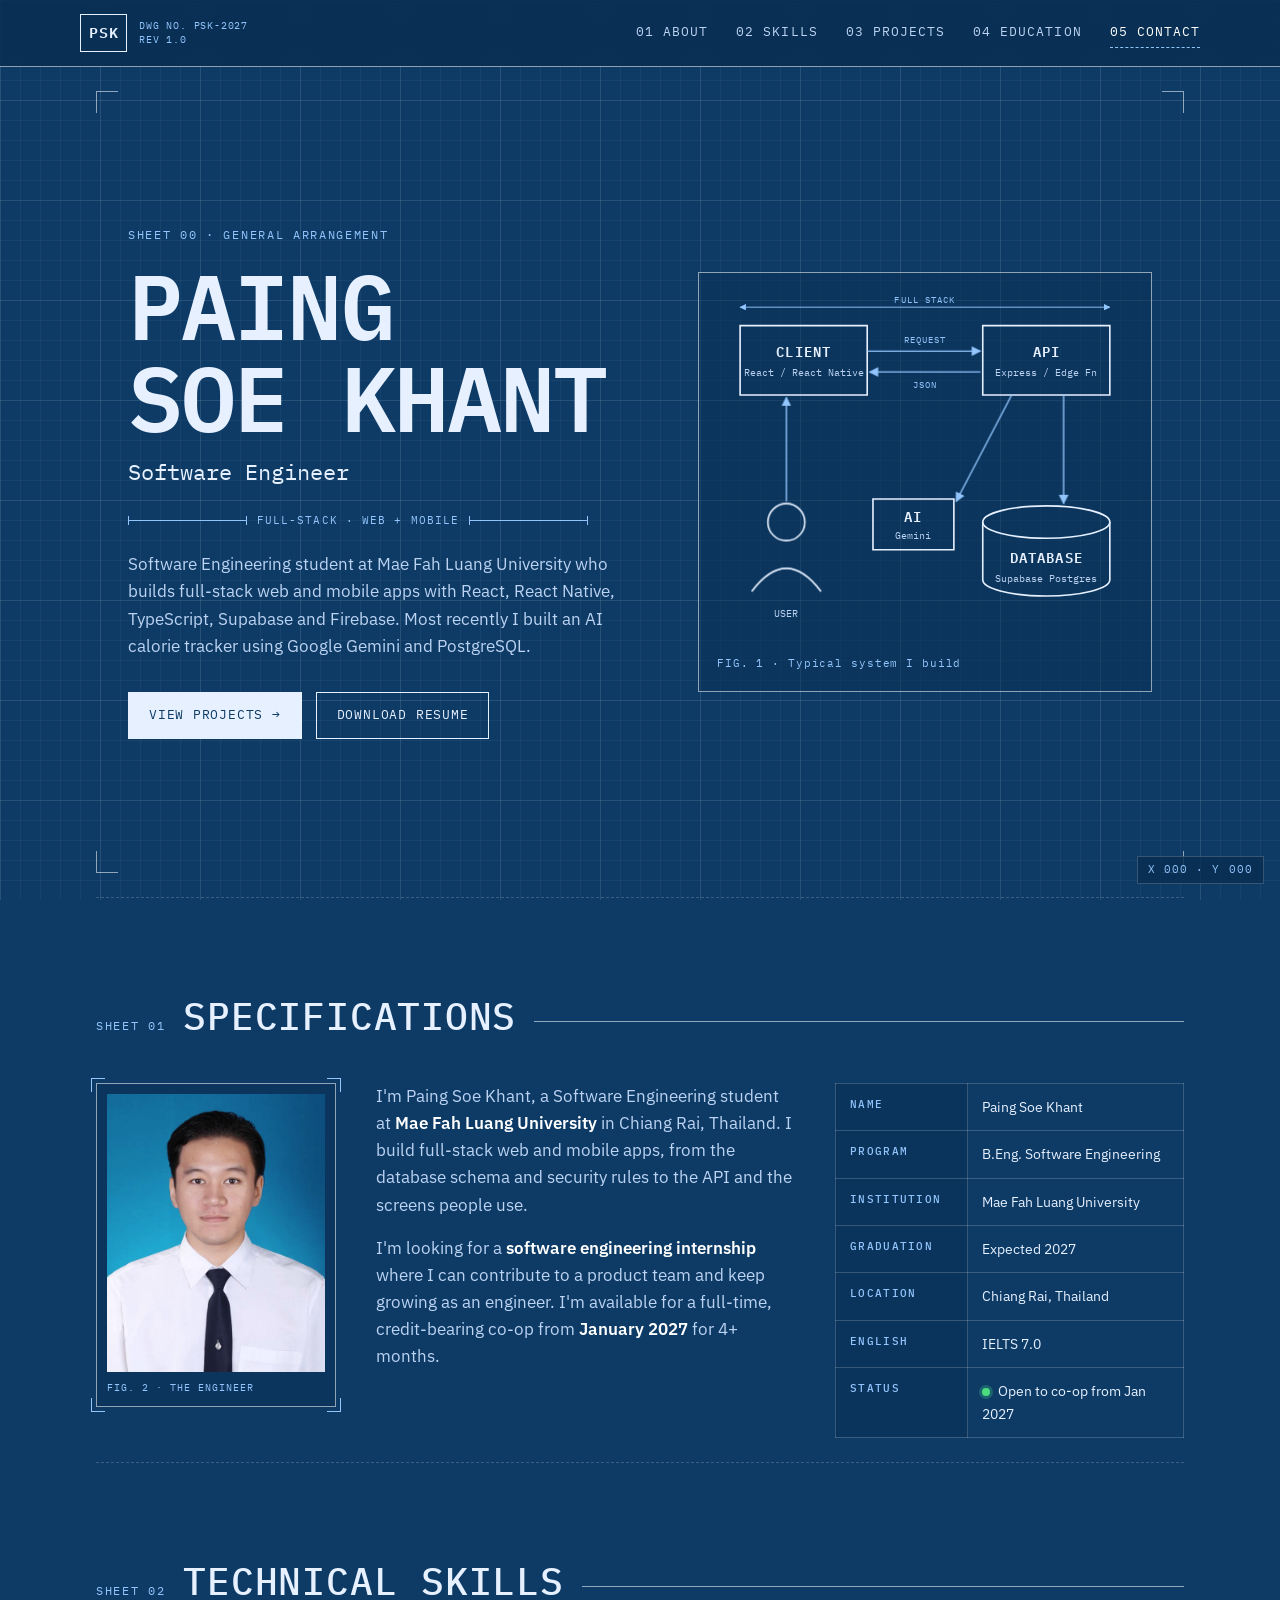
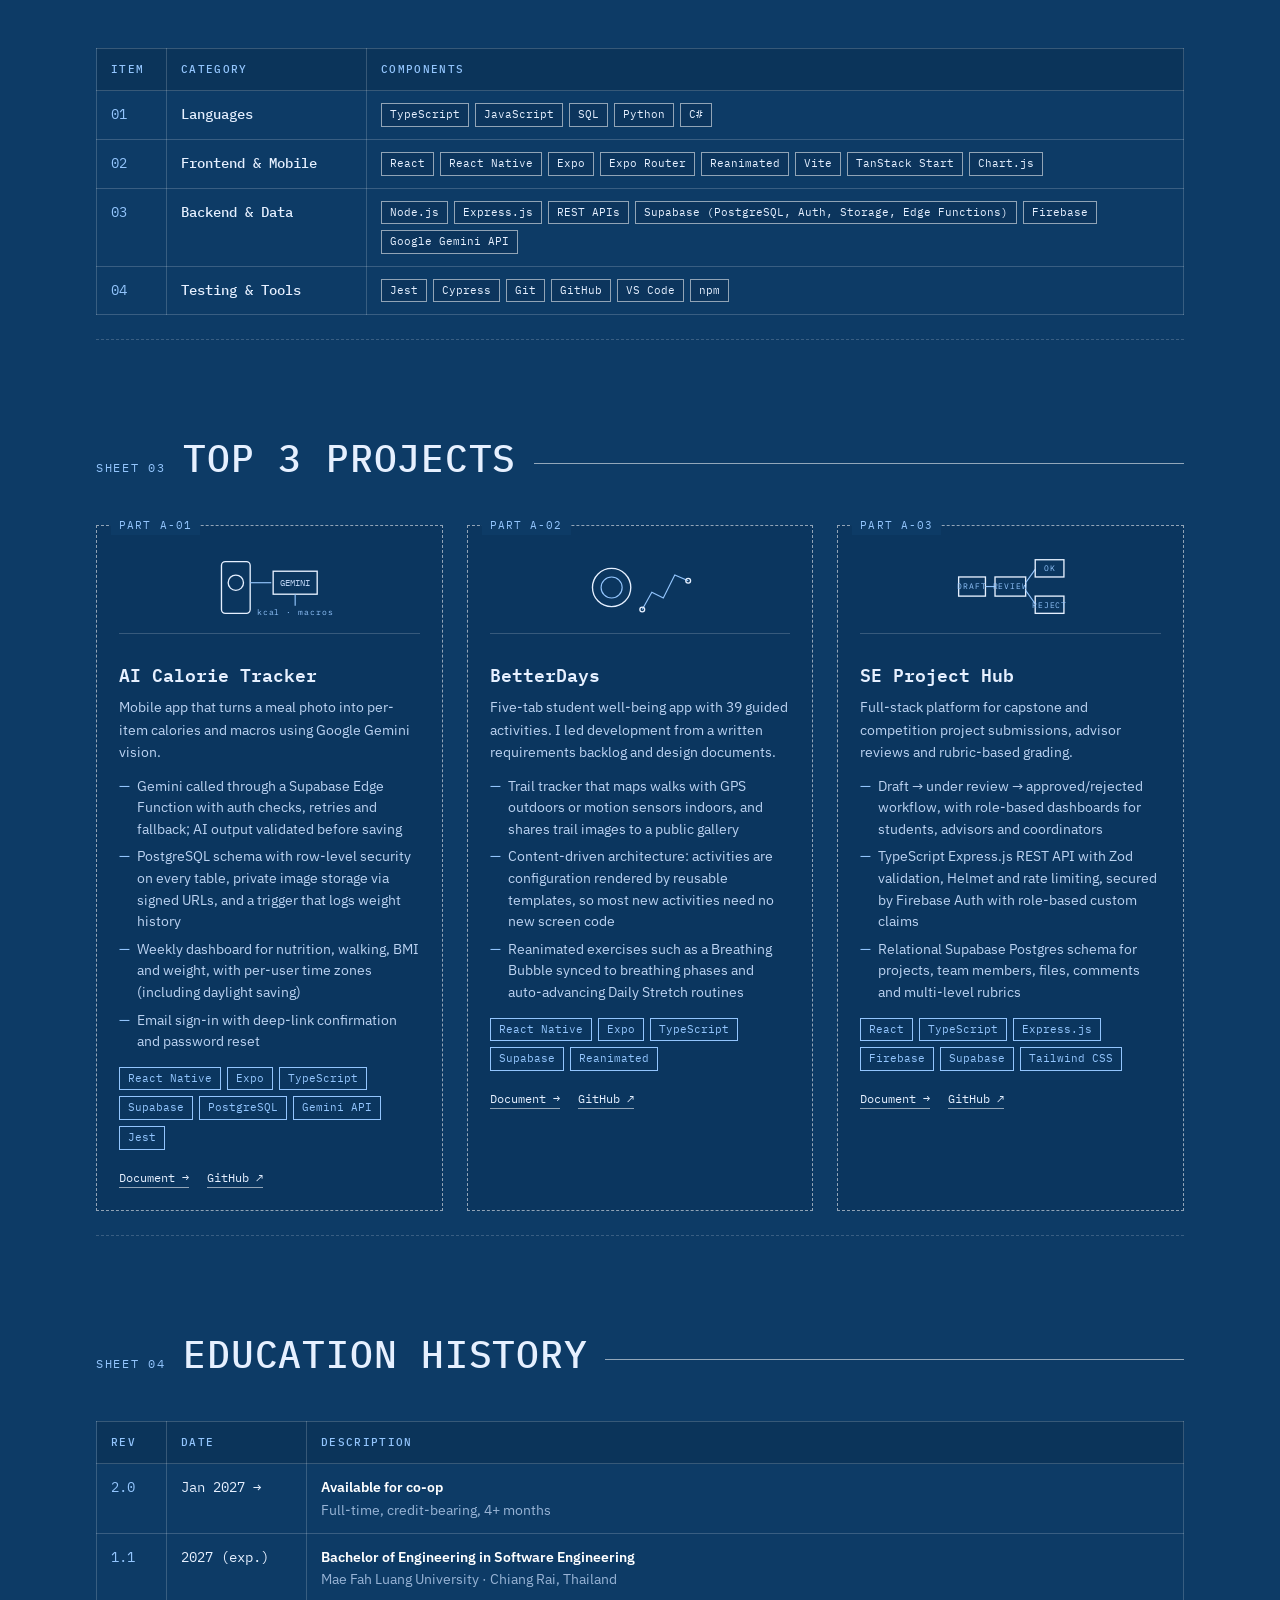
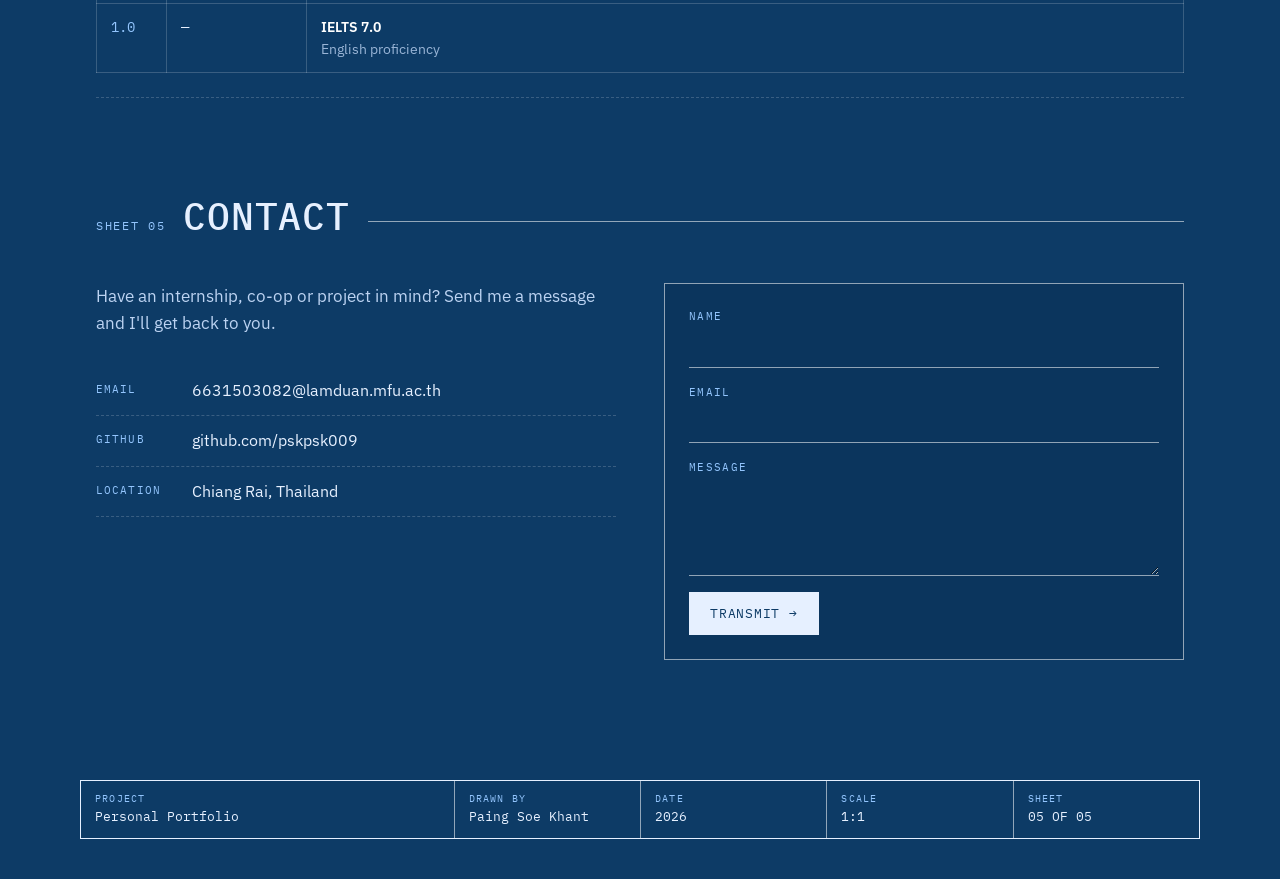
<file: index.html>
<!doctype html>
<html lang="en">
  <head>
    <meta charset="utf-8" />
    <meta name="viewport" content="width=device-width, initial-scale=1" />
    <title>Paing Soe Khant · Software Engineering Student</title>
    <meta
      name="description"
      content="Portfolio of Paing Soe Khant, Software Engineering student at Mae Fah Luang University building full-stack web and mobile apps."
    />
    <link rel="preconnect" href="https://fonts.googleapis.com" />
    <link rel="preconnect" href="https://fonts.gstatic.com" crossorigin />
    <link
      href="https://fonts.googleapis.com/css2?family=IBM+Plex+Mono:wght@400;500;600&family=IBM+Plex+Sans:wght@400;500;600;700&display=swap"
      rel="stylesheet"
    />
    <link rel="stylesheet" href="styles.css?v=3" />
  </head>
  <body>
    <!-- ============ HEADER ============ -->
    <header class="topbar">
      <a href="#top" class="logo">
        <span class="logo-box">PSK</span>
        <span class="logo-meta">DWG NO. PSK-2027<br />REV 1.0</span>
      </a>
      <button class="menu-btn" aria-label="Toggle menu" aria-expanded="false">
        <span></span><span></span><span></span>
      </button>
      <nav class="nav">
        <a href="#about">01 About</a>
        <a href="#skills">02 Skills</a>
        <a href="#projects">03 Projects</a>
        <a href="#education">04 Education</a>
        <a href="#contact">05 Contact</a>
      </nav>
    </header>

    <main id="top">
      <!-- ============ HERO ============ -->
      <section class="hero sheet">
        <span class="reg tl"></span><span class="reg tr"></span
        ><span class="reg bl"></span><span class="reg br"></span>
        <div class="hero-text">
          <p class="sheet-label">SHEET 00 · GENERAL ARRANGEMENT</p>
          <h1>PAING<br />SOE KHANT</h1>
          <p class="role">Software Engineer <span class="muted"></span></p>
          <div class="dim"><span>FULL-STACK · WEB + MOBILE</span></div>
          <p class="lead">
            Software Engineering student at Mae Fah Luang University who builds
            full-stack web and mobile apps with React, React Native, TypeScript,
            Supabase and Firebase. Most recently I built an AI calorie tracker
            using Google Gemini and PostgreSQL.
          </p>
          <div class="actions">
            <a href="#projects" class="btn btn-solid">View Projects →</a>
            <a href="PaingSoeKhantResume.pdf" class="btn" download
              >Download Resume</a
            >
          </div>
        </div>

        <!-- System diagram -->
        <figure class="hero-fig" aria-label="System architecture sketch">
          <svg viewBox="0 0 360 300" class="schematic">
            <defs>
              <marker
                id="arrow"
                viewBox="0 0 10 10"
                refX="9"
                refY="5"
                markerWidth="7"
                markerHeight="7"
                orient="auto-start-reverse"
              >
                <path d="M0,0 L10,5 L0,10 z" fill="currentColor" />
              </marker>
            </defs>
            <!-- client -->
            <rect x="20" y="30" width="110" height="60" class="draw" />
            <text x="75" y="57" class="t-main">CLIENT</text>
            <text x="75" y="74" class="t-sub">React / React Native</text>
            <!-- api -->
            <rect x="230" y="30" width="110" height="60" class="draw" />
            <text x="285" y="57" class="t-main">API</text>
            <text x="285" y="74" class="t-sub">Express / Edge Fn</text>
            <!-- db -->
            <ellipse cx="285" cy="200" rx="55" ry="14" class="draw" />
            <path d="M230 200 V250 A55 14 0 0 0 340 250 V200" class="draw" />
            <text x="285" y="235" class="t-main">DATABASE</text>
            <text x="285" y="252" class="t-sub">Supabase Postgres</text>
            <!-- ai -->
            <rect x="135" y="180" width="70" height="44" class="draw" />
            <text x="170" y="200" class="t-main">AI</text>
            <text x="170" y="215" class="t-sub">Gemini</text>
            <!-- user -->
            <circle cx="60" cy="200" r="16" class="draw" />
            <path d="M30 260 Q60 220 90 260" class="draw" />
            <text x="60" y="282" class="t-sub">USER</text>
            <!-- links -->
            <line
              x1="130"
              y1="52"
              x2="228"
              y2="52"
              class="link"
              marker-end="url(#arrow)"
            />
            <line
              x1="228"
              y1="70"
              x2="132"
              y2="70"
              class="link dashed"
              marker-end="url(#arrow)"
            />
            <line
              x1="300"
              y1="90"
              x2="300"
              y2="184"
              class="link"
              marker-end="url(#arrow)"
            />
            <line
              x1="255"
              y1="90"
              x2="207"
              y2="182"
              class="link dashed"
              marker-end="url(#arrow)"
            />
            <line
              x1="60"
              y1="182"
              x2="60"
              y2="92"
              class="link"
              marker-end="url(#arrow)"
            />
            <text x="180" y="45" class="t-note">REQUEST</text>
            <text x="180" y="84" class="t-note">JSON</text>
            <!-- dimension -->
            <line
              x1="20"
              y1="14"
              x2="340"
              y2="14"
              class="dimline"
              marker-start="url(#arrow)"
              marker-end="url(#arrow)"
            />
            <text x="180" y="10" class="t-note">FULL STACK</text>
          </svg>
          <figcaption>FIG. 1 · Typical system I build</figcaption>
        </figure>
      </section>

      <!-- ============ ABOUT ============ -->
      <section id="about" class="sheet reveal">
        <header class="sheet-head">
          <p class="sheet-label">SHEET 01</p>
          <h2>Specifications</h2>
        </header>
        <div class="about-grid">
          <figure class="portrait">
            <span class="reg tl"></span><span class="reg tr"></span
            ><span class="reg bl"></span><span class="reg br"></span>
            <img src="profile.jpg" alt="Portrait of Paing Soe Khant" width="540" height="690" />
            <figcaption>FIG. 2 · THE ENGINEER</figcaption>
          </figure>
          <div class="about-text">
            <p>
              I'm Paing Soe Khant, a Software Engineering student at
              <b>Mae Fah Luang University</b> in Chiang Rai, Thailand. I build
              full-stack web and mobile apps, from the database schema and
              security rules to the API and the screens people use.
            </p>
            <p>
              I'm looking for a <b>software engineering internship</b> where I
              can contribute to a product team and keep growing as an engineer.
              I'm available for a full-time, credit-bearing co-op from
              <b>January 2027</b> for 4+ months.
            </p>
          </div>
          <table class="spec">
            <tbody>
              <tr>
                <th>NAME</th>
                <td>Paing Soe Khant</td>
              </tr>
              <tr>
                <th>PROGRAM</th>
                <td>B.Eng. Software Engineering</td>
              </tr>
              <tr>
                <th>INSTITUTION</th>
                <td>Mae Fah Luang University</td>
              </tr>
              <tr>
                <th>GRADUATION</th>
                <td>Expected 2027</td>
              </tr>
              <tr>
                <th>LOCATION</th>
                <td>Chiang Rai, Thailand</td>
              </tr>
              <tr>
                <th>ENGLISH</th>
                <td>IELTS 7.0</td>
              </tr>
              <tr>
                <th>STATUS</th>
                <td>
                  <span class="status-dot"></span>Open to co-op from Jan 2027
                </td>
              </tr>
            </tbody>
          </table>
        </div>
      </section>

      <!-- ============ SKILLS ============ -->
      <section id="skills" class="sheet reveal">
        <header class="sheet-head">
          <p class="sheet-label">SHEET 02</p>
          <h2>Technical skills</h2>
        </header>
        <div class="table-wrap">
          <table class="bom">
            <thead>
              <tr>
                <th>ITEM</th>
                <th>CATEGORY</th>
                <th>COMPONENTS</th>
              </tr>
            </thead>
            <tbody>
              <tr>
                <td>01</td>
                <td>Languages</td>
                <td>
                  <ul class="tags">
                    <li>TypeScript</li>
                    <li>JavaScript</li>
                    <li>SQL</li>
                    <li>Python</li>
                    <li>C#</li>
                  </ul>
                </td>
              </tr>
              <tr>
                <td>02</td>
                <td>Frontend &amp; Mobile</td>
                <td>
                  <ul class="tags">
                    <li>React</li>
                    <li>React Native</li>
                    <li>Expo</li>
                    <li>Expo Router</li>
                    <li>Reanimated</li>
                    <li>Vite</li>
                    <li>TanStack Start</li>
                    <li>Chart.js</li>
                  </ul>
                </td>
              </tr>
              <tr>
                <td>03</td>
                <td>Backend &amp; Data</td>
                <td>
                  <ul class="tags">
                    <li>Node.js</li>
                    <li>Express.js</li>
                    <li>REST APIs</li>
                    <li>
                      Supabase (PostgreSQL, Auth, Storage, Edge Functions)
                    </li>
                    <li>Firebase</li>
                    <li>Google Gemini API</li>
                  </ul>
                </td>
              </tr>
              <tr>
                <td>04</td>
                <td>Testing &amp; Tools</td>
                <td>
                  <ul class="tags">
                    <li>Jest</li>
                    <li>Cypress</li>
                    <li>Git</li>
                    <li>GitHub</li>
                    <li>VS Code</li>
                    <li>npm</li>
                  </ul>
                </td>
              </tr>
            </tbody>
          </table>
        </div>
      </section>

      <!-- ============ PROJECTS ============ -->
      <section id="projects" class="sheet reveal">
        <header class="sheet-head">
          <p class="sheet-label">SHEET 03</p>
          <h2>Top 3 projects</h2>
        </header>
        <div class="parts">
          <article class="part" data-ref="PART A-01" data-doc="project.html?p=ai-calorie-tracker">
            <svg viewBox="0 0 120 70" class="part-fig">
              <rect x="10" y="8" width="30" height="54" rx="4" class="draw" />
              <circle cx="25" cy="30" r="8" class="draw" />
              <line x1="40" y1="30" x2="62" y2="30" class="link" />
              <rect x="64" y="18" width="46" height="24" class="draw" />
              <text x="87" y="33" class="t-sub">GEMINI</text>
              <line x1="87" y1="42" x2="87" y2="54" class="link" />
              <text x="87" y="64" class="t-note">kcal · macros</text>
            </svg>
            <h3>AI Calorie Tracker</h3>
            <p>
              Mobile app that turns a meal photo into per-item calories and
              macros using Google Gemini vision.
            </p>
            <ul class="points">
              <li>
                Gemini called through a Supabase Edge Function with auth checks,
                retries and fallback; AI output validated before saving
              </li>
              <li>
                PostgreSQL schema with row-level security on every table,
                private image storage via signed URLs, and a trigger that logs
                weight history
              </li>
              <li>
                Weekly dashboard for nutrition, walking, BMI and weight, with
                per-user time zones (including daylight saving)
              </li>
              <li>
                Email sign-in with deep-link confirmation and password reset
              </li>
            </ul>
            <ul class="tags">
              <li>React Native</li>
              <li>Expo</li>
              <li>TypeScript</li>
              <li>Supabase</li>
              <li>PostgreSQL</li>
              <li>Gemini API</li>
              <li>Jest</li>
            </ul>
            <div class="part-links">
              <a href="project.html?p=ai-calorie-tracker">Document →</a>
              <a
                href="https://github.com/pskpsk009/AiCalorieTracker"
                target="_blank"
                rel="noopener"
                >GitHub ↗</a
              >
            </div>
          </article>

          <article class="part" data-ref="PART A-02" data-doc="project.html?p=betterdays">
            <svg viewBox="0 0 120 70" class="part-fig">
              <circle cx="30" cy="35" r="20" class="draw" />
              <circle cx="30" cy="35" r="11" class="link" fill="none" />
              <polyline
                points="62,58 72,40 84,46 96,22 110,28"
                class="link"
                fill="none"
              />
              <circle cx="62" cy="58" r="2.5" class="draw" />
              <circle cx="110" cy="28" r="2.5" class="draw" />
            </svg>
            <h3>BetterDays</h3>
            <p>
              Five-tab student well-being app with 39 guided activities. I led
              development from a written requirements backlog and design
              documents.
            </p>
            <ul class="points">
              <li>
                Trail tracker that maps walks with GPS outdoors or motion
                sensors indoors, and shares trail images to a public gallery
              </li>
              <li>
                Content-driven architecture: activities are configuration
                rendered by reusable templates, so most new activities need no
                new screen code
              </li>
              <li>
                Reanimated exercises such as a Breathing Bubble synced to
                breathing phases and auto-advancing Daily Stretch routines
              </li>
            </ul>
            <ul class="tags">
              <li>React Native</li>
              <li>Expo</li>
              <li>TypeScript</li>
              <li>Supabase</li>
              <li>Reanimated</li>
            </ul>
            <div class="part-links">
              <a href="project.html?p=betterdays">Document →</a>
              <a
                href="https://github.com/pskpsk009/BetterDays"
                target="_blank"
                rel="noopener"
                >GitHub ↗</a
              >
            </div>
          </article>

          <article class="part" data-ref="PART A-03" data-doc="project.html?p=se-project-hub">
            <svg viewBox="0 0 120 70" class="part-fig">
              <rect x="6" y="24" width="28" height="20" class="draw" />
              <text x="20" y="37" class="t-note">DRAFT</text>
              <line x1="34" y1="34" x2="44" y2="34" class="link" />
              <rect x="44" y="24" width="32" height="20" class="draw" />
              <text x="60" y="37" class="t-note">REVIEW</text>
              <line x1="76" y1="30" x2="86" y2="16" class="link" />
              <line x1="76" y1="38" x2="86" y2="52" class="link" />
              <rect x="86" y="6" width="30" height="18" class="draw" />
              <text x="101" y="18" class="t-note">OK</text>
              <rect x="86" y="44" width="30" height="18" class="draw" />
              <text x="101" y="56" class="t-note">REJECT</text>
            </svg>
            <h3>SE Project Hub</h3>
            <p>
              Full-stack platform for capstone and competition project
              submissions, advisor reviews and rubric-based grading.
            </p>
            <ul class="points">
              <li>
                Draft → under review → approved/rejected workflow, with
                role-based dashboards for students, advisors and coordinators
              </li>
              <li>
                TypeScript Express.js REST API with Zod validation, Helmet and
                rate limiting, secured by Firebase Auth with role-based custom
                claims
              </li>
              <li>
                Relational Supabase Postgres schema for projects, team members,
                files, comments and multi-level rubrics
              </li>
            </ul>
            <ul class="tags">
              <li>React</li>
              <li>TypeScript</li>
              <li>Express.js</li>
              <li>Firebase</li>
              <li>Supabase</li>
              <li>Tailwind CSS</li>
            </ul>
            <div class="part-links">
              <a href="project.html?p=se-project-hub">Document →</a>
              <a
                href="https://github.com/SuYeeMonThein/TheFinalSEhub"
                target="_blank"
                rel="noopener"
                >GitHub ↗</a
              >
            </div>
          </article>
        </div>
      </section>

      <!-- ============ EDUCATION ============ -->
      <section id="education" class="sheet reveal">
        <header class="sheet-head">
          <p class="sheet-label">SHEET 04</p>
          <h2>Education History</h2>
        </header>
        <div class="table-wrap">
          <table class="rev">
            <thead>
              <tr>
                <th>REV</th>
                <th>DATE</th>
                <th>DESCRIPTION</th>
              </tr>
            </thead>
            <tbody>
              <tr>
                <td>2.0</td>
                <td>Jan 2027 →</td>
                <td>
                  <b>Available for co-op</b><br /><span class="muted"
                    >Full-time, credit-bearing, 4+ months</span
                  >
                </td>
              </tr>
              <tr>
                <td>1.1</td>
                <td>2027 (exp.)</td>
                <td>
                  <b>Bachelor of Engineering in Software Engineering</b
                  ><br /><span class="muted"
                    >Mae Fah Luang University · Chiang Rai, Thailand</span
                  >
                </td>
              </tr>
              <tr>
                <td>1.0</td>
                <td>—</td>
                <td>
                  <b>IELTS 7.0</b><br /><span class="muted"
                    >English proficiency</span
                  >
                </td>
              </tr>
            </tbody>
          </table>
        </div>
      </section>

      <!-- ============ CONTACT ============ -->
      <section id="contact" class="sheet reveal">
        <header class="sheet-head">
          <p class="sheet-label">SHEET 05</p>
          <h2>Contact</h2>
        </header>
        <div class="contact-grid">
          <div>
            <p class="lead">
              Have an internship, co-op or project in mind? Send me a message
              and I'll get back to you.
            </p>
            <ul class="contact-list">
              <li>
                <span>EMAIL</span
                ><a href="mailto:6631503082@lamduan.mfu.ac.th"
                  >6631503082@lamduan.mfu.ac.th</a
                >
              </li>
              <li>
                <span>GITHUB</span
                ><a
                  href="https://github.com/pskpsk009"
                  target="_blank"
                  rel="noopener"
                  >github.com/pskpsk009</a
                >
              </li>
              <li><span>LOCATION</span>Chiang Rai, Thailand</li>
            </ul>
          </div>
          <form class="contact-form" id="contactForm">
            <label>NAME<input name="name" required /></label>
            <label>EMAIL<input name="email" type="email" required /></label>
            <label
              >MESSAGE<textarea name="message" rows="4" required></textarea>
            </label>
            <button class="btn btn-solid" type="submit">Transmit →</button>
          </form>
        </div>
      </section>
    </main>

    <!-- ============ TITLE BLOCK FOOTER ============ -->
    <footer class="title-block">
      <div><span>PROJECT</span>Personal Portfolio</div>
      <div><span>DRAWN BY</span>Paing Soe Khant</div>
      <div><span>DATE</span><time id="year"></time></div>
      <div><span>SCALE</span>1:1</div>
      <div><span>SHEET</span>05 OF 05</div>
    </footer>

    <div class="coords" aria-hidden="true">
      X <span id="cx">000</span> · Y <span id="cy">000</span>
    </div>

    <script src="script.js?v=2"></script>
  </body>
</html>
</file>
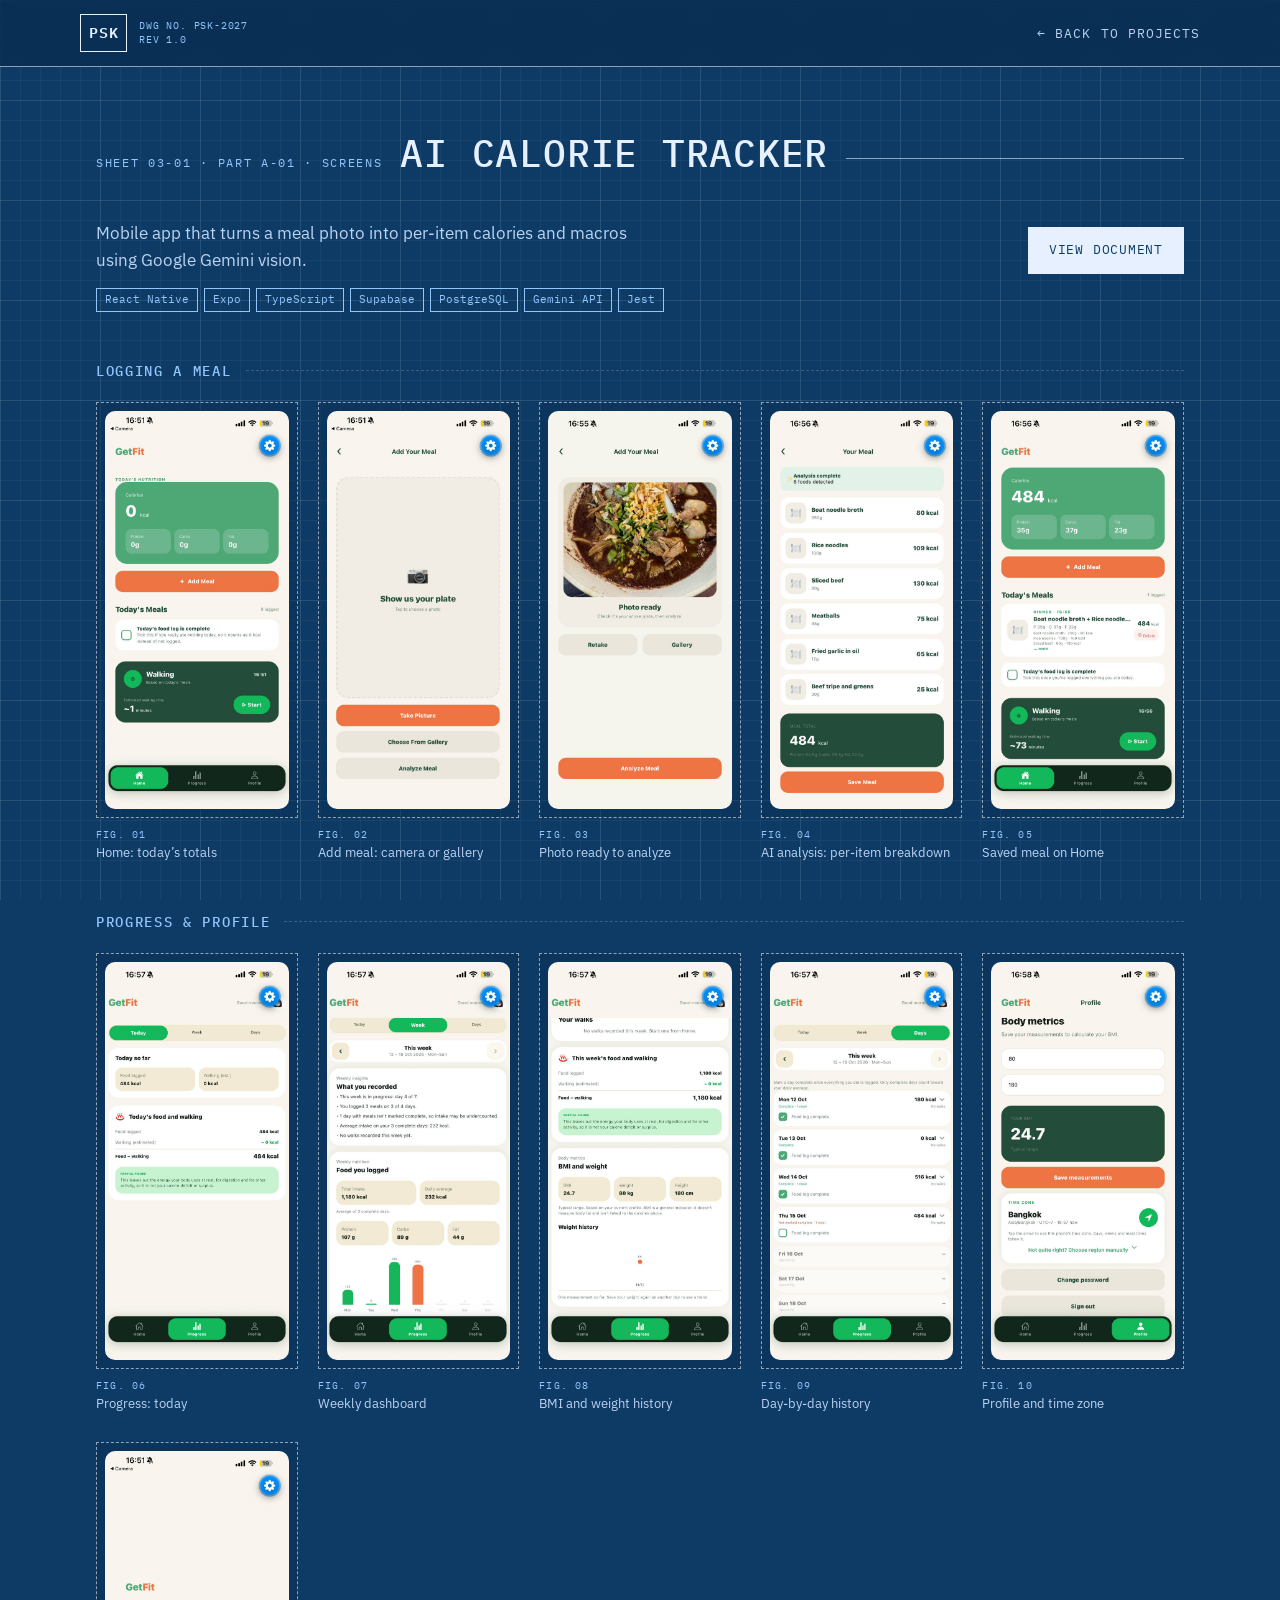
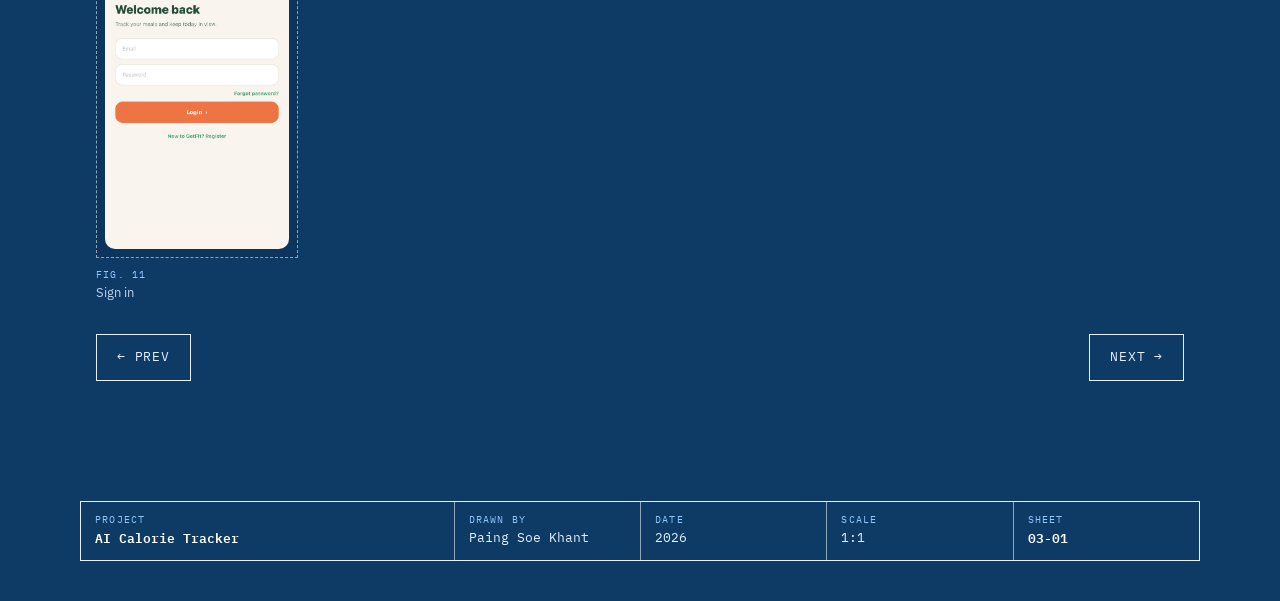
<file: screens.html>
<!doctype html>
<html lang="en">
  <head>
    <meta charset="utf-8" />
    <meta name="viewport" content="width=device-width, initial-scale=1" />
    <title>Project Screens · Paing Soe Khant</title>
    <link rel="preconnect" href="https://fonts.googleapis.com" />
    <link rel="preconnect" href="https://fonts.gstatic.com" crossorigin />
    <link
      href="https://fonts.googleapis.com/css2?family=IBM+Plex+Mono:wght@400;500;600&family=IBM+Plex+Sans:wght@400;500;600;700&display=swap"
      rel="stylesheet"
    />
    <link rel="stylesheet" href="styles.css?v=3" />
  </head>
  <body>
    <!-- ============ HEADER ============ -->
    <header class="topbar">
      <a href="index.html" class="logo">
        <span class="logo-box">PSK</span>
        <span class="logo-meta">DWG NO. PSK-2027<br />REV 1.0</span>
      </a>
      <nav class="viewer-nav">
        <a href="index.html#projects">← Back to projects</a>
      </nav>
    </header>

    <main>
      <section class="sheet viewer">
        <header class="sheet-head">
          <p class="sheet-label" id="docRef">SHEET 03</p>
          <h2 id="docTitle">Project screens</h2>
        </header>

        <div class="viewer-meta">
          <p class="lead" id="docSummary"></p>
          <div class="viewer-tools">
            <a class="btn btn-solid" id="docBtn">View Document</a>
          </div>
        </div>
        <ul class="tags" id="docTags"></ul>

        <div id="gallery"></div>

        <div class="viewer-pager">
          <a id="prevLink" class="btn">← Prev</a>
          <a id="nextLink" class="btn">Next →</a>
        </div>
      </section>
    </main>

    <footer class="title-block">
      <div><span>PROJECT</span><b id="tbProject">—</b></div>
      <div><span>DRAWN BY</span>Paing Soe Khant</div>
      <div><span>DATE</span><time id="year"></time></div>
      <div><span>SCALE</span>1:1</div>
      <div><span>SHEET</span><b id="tbSheet">03</b></div>
    </footer>

    <!-- Full-size view -->
    <div class="lightbox" id="lightbox" role="dialog" aria-modal="true" aria-label="Screenshot" hidden>
      <div class="lightbox-bar">
        <span id="lbCount"></span>
        <button class="btn" id="lbClose" aria-label="Close">Close ✕</button>
      </div>
      <button class="lightbox-nav prev" id="lbPrev" aria-label="Previous screenshot">←</button>
      <figure>
        <img id="lbImg" alt="" />
        <figcaption id="lbCaption"></figcaption>
      </figure>
      <button class="lightbox-nav next" id="lbNext" aria-label="Next screenshot">→</button>
    </div>

    <script src="projects.js?v=3"></script>
    <script src="gallery.js?v=3"></script>
  </body>
</html>
</file>
<file: styles.css>
/* ============ TOKENS ============ */
:root {
  --bg: #0d3b66;
  --bg-deep: #0a2f52;
  --line: rgba(255, 255, 255, 0.55);
  --line-soft: rgba(255, 255, 255, 0.18);
  --ink: #e6f0ff;
  --ink-soft: #bcd3f2;
  --accent: #93c5fd;
  --highlight: #fde68a;
  --mono: 'IBM Plex Mono', ui-monospace, monospace;
  --sans: 'IBM Plex Sans', system-ui, sans-serif;
  --max: 1120px;
}

* { box-sizing: border-box; margin: 0; padding: 0; }
html { scroll-behavior: smooth; scroll-padding-top: 80px; }

body {
  font-family: var(--sans);
  color: var(--ink);
  background-color: var(--bg);
  background-image:
    linear-gradient(rgba(255,255,255,.08) 1px, transparent 1px),
    linear-gradient(90deg, rgba(255,255,255,.08) 1px, transparent 1px),
    linear-gradient(rgba(255,255,255,.035) 1px, transparent 1px),
    linear-gradient(90deg, rgba(255,255,255,.035) 1px, transparent 1px);
  background-size: 100px 100px, 100px 100px, 20px 20px, 20px 20px;
  background-attachment: fixed;
  line-height: 1.6;
  -webkit-font-smoothing: antialiased;
}

a { color: inherit; }
b { color: #fff; font-weight: 600; }
.muted { color: var(--ink-soft); opacity: .8; }

::selection { background: var(--highlight); color: var(--bg); }

/* ============ HEADER ============ */
.topbar {
  position: sticky; top: 0; z-index: 50;
  display: flex; align-items: center; justify-content: space-between;
  padding: 14px max(16px, calc((100vw - var(--max)) / 2));
  background: rgba(10, 47, 82, .88);
  backdrop-filter: blur(8px);
  border-bottom: 1px solid var(--line);
}
.logo { display: flex; align-items: center; gap: 12px; text-decoration: none; }
.logo-box {
  font-family: var(--mono); font-weight: 600; font-size: 15px;
  border: 1.5px solid var(--ink); padding: 6px 8px; letter-spacing: .05em;
}
.logo-meta { font-family: var(--mono); font-size: 10px; line-height: 1.4; color: var(--accent); letter-spacing: .08em; }

.nav { display: flex; gap: 28px; }
.nav a {
  font-family: var(--mono); font-size: 13px; text-decoration: none;
  text-transform: uppercase; letter-spacing: .08em; color: var(--ink-soft);
  padding: 4px 0; border-bottom: 1px dashed transparent; transition: .2s;
}
.nav a:hover, .nav a.active { color: #fff; border-bottom-color: var(--accent); }

.menu-btn { display: none; background: none; border: 1px solid var(--line); padding: 8px; cursor: pointer; }
.menu-btn span { display: block; width: 20px; height: 1.5px; background: var(--ink); margin: 4px 0; transition: .25s; }

/* ============ SHEETS (sections) ============ */
main { max-width: var(--max); margin: 0 auto; padding: 0 16px; }
.sheet { position: relative; padding: 88px 0 24px; }
.sheet + .sheet { border-top: 1px dashed var(--line-soft); }

.sheet-label {
  font-family: var(--mono); font-size: 12px; letter-spacing: .14em; color: var(--accent);
}
.sheet-head { display: flex; align-items: baseline; gap: 18px; margin-bottom: 36px; flex-wrap: wrap; }
.sheet-head h2 {
  font-family: var(--mono); font-weight: 500; font-size: clamp(26px, 4vw, 38px);
  text-transform: uppercase; letter-spacing: .02em;
}
.sheet-head::after { content: ""; flex: 1; min-width: 40px; border-top: 1px solid var(--line); transform: translateY(-8px); }

/* ============ HERO ============ */
.hero {
  min-height: calc(100vh - 70px);
  display: grid; grid-template-columns: 1.15fr 1fr; gap: 48px; align-items: center;
  padding: 64px 32px;
}
.reg { position: absolute; width: 22px; height: 22px; border-color: var(--line); border-style: solid; }
.reg.tl { top: 24px; left: 0; border-width: 1px 0 0 1px; }
.reg.tr { top: 24px; right: 0; border-width: 1px 1px 0 0; }
.reg.bl { bottom: 24px; left: 0; border-width: 0 0 1px 1px; }
.reg.br { bottom: 24px; right: 0; border-width: 0 1px 1px 0; }

.hero h1 {
  font-family: var(--mono); font-weight: 600;
  font-size: clamp(44px, 8vw, 92px); line-height: 1; letter-spacing: -.02em;
  margin-top: 14px;
}
.role { font-family: var(--mono); font-size: clamp(16px, 2.2vw, 22px); margin-top: 12px; }
.dim {
  display: flex; align-items: center; gap: 10px; margin: 22px 0;
  font-family: var(--mono); font-size: 11px; color: var(--accent); letter-spacing: .1em; max-width: 460px;
}
.dim::before, .dim::after { content: ""; flex: 1; height: 9px; border: 1px solid var(--accent); border-width: 0 1px; background: linear-gradient(var(--accent), var(--accent)) center / 100% 1px no-repeat; }
.lead { color: var(--ink-soft); font-size: 17px; max-width: 560px; }

.actions { display: flex; gap: 14px; margin-top: 32px; flex-wrap: wrap; }
.btn {
  display: inline-block; font-family: var(--mono); font-size: 13px; letter-spacing: .06em;
  text-transform: uppercase; text-decoration: none; cursor: pointer;
  padding: 12px 20px; border: 1px solid var(--ink); background: transparent; color: var(--ink);
  transition: .2s;
}
.btn:hover { background: rgba(255,255,255,.08); transform: translate(-2px, -2px); box-shadow: 2px 2px 0 var(--accent); }
.btn-solid { background: var(--ink); color: var(--bg); }
.btn-solid:hover { background: #fff; color: var(--bg); }

.hero-fig { border: 1px solid var(--line); padding: 18px; background: rgba(10, 47, 82, .45); }
.hero-fig figcaption { font-family: var(--mono); font-size: 11px; color: var(--accent); margin-top: 10px; letter-spacing: .08em; }

/* ============ SVG DRAWING ============ */
.schematic, .part-fig { width: 100%; height: auto; color: var(--accent); overflow: visible; }
.draw { fill: none; stroke: var(--ink); stroke-width: 1.4; }
.link { stroke: var(--accent); stroke-width: 1.2; }
.dashed { stroke-dasharray: 4 3; }
.dimline { stroke: var(--accent); stroke-width: .8; }
.t-main, .t-sub, .t-note, .t-code { font-family: var(--mono); text-anchor: middle; }
.t-main { fill: var(--ink); font-size: 12px; font-weight: 600; letter-spacing: .08em; }
.t-sub { fill: var(--ink-soft); font-size: 9px; }
.t-note { fill: var(--accent); font-size: 8px; letter-spacing: .12em; }
.t-code { fill: var(--ink); font-size: 8px; text-anchor: start; }

/* line-drawing animation */
.schematic .draw, .schematic .link {
  stroke-dasharray: 600; stroke-dashoffset: 600;
  animation: plot 2.2s ease forwards;
}
.schematic .link { animation-delay: .9s; }
.schematic .dashed { animation: plot 2.2s ease .9s forwards; }
.schematic text { opacity: 0; animation: fade .6s ease 1.6s forwards; }
@keyframes plot { to { stroke-dashoffset: 0; } }
@keyframes fade { to { opacity: 1; } }

/* ============ ABOUT ============ */
.about-grid {
  display: grid; grid-template-columns: 240px 1.2fr 1fr; gap: 40px; align-items: start;
  grid-template-areas: "photo text spec";
}
.about-grid .portrait { grid-area: photo; width: 240px; }
.about-grid .spec { grid-area: spec; }
.about-grid .about-text { grid-area: text; }

.portrait { position: relative; padding: 10px; border: 1px solid var(--line); background: rgba(10, 47, 82, .45); }
.portrait .reg { width: 14px; height: 14px; border-color: var(--accent); }
.portrait .reg.tl { top: -6px; left: -6px; }
.portrait .reg.tr { top: -6px; right: -6px; }
.portrait .reg.bl { bottom: -6px; left: -6px; }
.portrait .reg.br { bottom: -6px; right: -6px; }
.portrait img {
  display: block; width: 100%; height: auto; aspect-ratio: 540 / 690; object-fit: cover;
  filter: grayscale(.25) contrast(1.05); transition: filter .3s;
}
.portrait:hover img { filter: none; }
.portrait figcaption { font-family: var(--mono); font-size: 10px; color: var(--accent); letter-spacing: .1em; margin-top: 8px; }

@media (max-width: 1000px) {
  .about-grid { grid-template-columns: 240px 1fr; grid-template-areas: "photo text" "spec spec"; }
}
.about-text p { color: var(--ink-soft); font-size: 17px; }
.about-text p + p { margin-top: 16px; }

table { width: 100%; border-collapse: collapse; font-size: 14px; }
.spec, .bom, .rev { border: 1px solid var(--line); }
.spec th, .spec td, .bom th, .bom td, .rev th, .rev td {
  border: 1px solid var(--line-soft); padding: 12px 14px; text-align: left; vertical-align: top;
}
.spec th, .bom thead th, .rev thead th {
  font-family: var(--mono); font-weight: 500; font-size: 11px; letter-spacing: .12em; color: var(--accent);
}
.spec th { width: 38%; background: rgba(10, 47, 82, .5); }
.bom thead, .rev thead { background: rgba(10, 47, 82, .6); }
.bom td:first-child, .rev td:first-child { font-family: var(--mono); color: var(--accent); width: 70px; }
.rev td:nth-child(2) { font-family: var(--mono); white-space: nowrap; width: 140px; }
.bom tbody tr, .rev tbody tr { transition: background .2s; }
.bom tbody tr:hover, .rev tbody tr:hover { background: rgba(255,255,255,.05); }
.table-wrap { overflow-x: auto; }

.status-dot {
  display: inline-block; width: 8px; height: 8px; border-radius: 50%; margin-right: 8px;
  background: #4ade80; box-shadow: 0 0 0 3px rgba(74, 222, 128, .25); animation: pulse 2s infinite;
}
@keyframes pulse { 50% { box-shadow: 0 0 0 6px rgba(74, 222, 128, 0); } }

/* ============ SKILLS ============ */
.bom td:nth-child(2) { font-family: var(--mono); font-weight: 500; white-space: nowrap; width: 200px; }
.bom .tags { margin-top: 0; }
.bom .tags li { color: var(--ink); border-color: var(--line); background: rgba(10, 47, 82, .4); }

/* ============ PROJECTS ============ */
.parts { display: grid; grid-template-columns: repeat(auto-fit, minmax(300px, 1fr)); gap: 32px 24px; }
.points { margin-top: 12px; padding-left: 0; list-style: none; }
.points li { position: relative; padding-left: 18px; font-size: 13.5px; color: var(--ink-soft); margin-top: 6px; }
.points li::before { content: "—"; position: absolute; left: 0; color: var(--accent); }
.part {
  position: relative; border: 1px dashed var(--line); padding: 28px 22px 22px;
  background: rgba(10, 47, 82, .35); transition: .25s;
}
.part::before {
  content: attr(data-ref); position: absolute; top: -9px; left: 14px;
  background: var(--bg); padding: 0 8px; font-family: var(--mono); font-size: 11px; color: var(--accent); letter-spacing: .1em;
}
.part:hover { border-style: solid; border-color: var(--ink); transform: translateY(-4px); background: rgba(10, 47, 82, .6); }
.part-fig { height: 80px; margin-bottom: 18px; border-bottom: 1px solid var(--line-soft); padding-bottom: 12px; }
.part h3 { font-family: var(--mono); font-weight: 600; font-size: 18px; }
.part p { color: var(--ink-soft); font-size: 14px; margin-top: 8px; }
.tags { display: flex; gap: 6px; flex-wrap: wrap; list-style: none; margin-top: 14px; }
.tags li { font-family: var(--mono); font-size: 11px; padding: 2px 8px; border: 1px solid var(--accent); color: var(--accent); }
.part-links { display: flex; gap: 18px; margin-top: 18px; }
.part-links a { font-family: var(--mono); font-size: 12px; text-decoration: none; border-bottom: 1px solid var(--line); }
.part-links a:hover { color: var(--highlight); border-color: var(--highlight); }

/* ============ CONTACT ============ */
.contact-grid { display: grid; grid-template-columns: 1fr 1fr; gap: 48px; }
.contact-list { list-style: none; margin-top: 28px; }
.contact-list li { display: flex; gap: 16px; padding: 12px 0; border-bottom: 1px dashed var(--line-soft); flex-wrap: wrap; }
.contact-list span { font-family: var(--mono); font-size: 11px; color: var(--accent); width: 80px; letter-spacing: .1em; padding-top: 3px; }
.contact-list a { text-decoration: none; word-break: break-all; }
.contact-list a:hover { color: var(--highlight); }

.contact-form { display: grid; gap: 16px; border: 1px solid var(--line); padding: 24px; background: rgba(10, 47, 82, .45); }
.contact-form label { display: grid; gap: 6px; font-family: var(--mono); font-size: 11px; letter-spacing: .12em; color: var(--accent); }
.contact-form input, .contact-form textarea {
  font: 15px var(--sans); color: var(--ink); background: transparent;
  border: 0; border-bottom: 1px solid var(--line); padding: 8px 2px; resize: vertical;
}
.contact-form input:focus, .contact-form textarea:focus { outline: none; border-bottom-color: var(--highlight); }
.contact-form .btn { justify-self: start; }

/* ============ FOOTER TITLE BLOCK ============ */
.title-block {
  max-width: var(--max); margin: 96px auto 40px; display: grid;
  grid-template-columns: 2fr repeat(4, 1fr); border: 1.5px solid var(--ink);
  font-family: var(--mono); font-size: 13px;
  width: calc(100% - 32px);
}
.title-block div { padding: 10px 14px; border-left: 1px solid var(--line); }
.title-block div:first-child { border-left: 0; }
.title-block span { display: block; font-size: 10px; color: var(--accent); letter-spacing: .12em; }

/* ============ COORDS READOUT ============ */
.coords {
  position: fixed; right: 16px; bottom: 16px; z-index: 40;
  font-family: var(--mono); font-size: 11px; color: var(--accent); letter-spacing: .1em;
  border: 1px solid var(--line-soft); padding: 4px 10px; background: rgba(10, 47, 82, .85);
  pointer-events: none;
}

/* ============ REVEAL ============ */
.reveal { opacity: 0; transform: translateY(24px); transition: opacity .7s ease, transform .7s ease; }
.reveal.in { opacity: 1; transform: none; }

@media (prefers-reduced-motion: reduce) {
  html { scroll-behavior: auto; }
  .reveal { opacity: 1; transform: none; transition: none; }
  .schematic .draw, .schematic .link, .schematic text { animation: none; stroke-dashoffset: 0; opacity: 1; }
}

/* ============ RESPONSIVE ============ */
@media (max-width: 860px) {
  .hero { grid-template-columns: 1fr; padding: 56px 16px; min-height: auto; }
  .about-grid, .contact-grid { grid-template-columns: 1fr; gap: 32px; }
  .about-grid { grid-template-areas: "photo" "text" "spec"; }
  .about-grid .portrait { max-width: 240px; width: 100%; }
  .title-block { grid-template-columns: 1fr 1fr; }
  .title-block div { border-left: 0; border-top: 1px solid var(--line); }
  .title-block div:first-child { grid-column: 1 / -1; border-top: 0; }
  .coords { display: none; }

  .menu-btn { display: block; }
  .nav {
    position: absolute; top: 100%; left: 0; right: 0; flex-direction: column; gap: 0;
    background: var(--bg-deep); border-bottom: 1px solid var(--line);
    max-height: 0; overflow: hidden; transition: max-height .3s ease;
  }
  .nav.open { max-height: 320px; }
  .nav a { padding: 14px 16px; border-bottom: 1px dashed var(--line-soft); }
  .menu-btn[aria-expanded="true"] span:nth-child(1) { transform: translateY(5.5px) rotate(45deg); }
  .menu-btn[aria-expanded="true"] span:nth-child(2) { opacity: 0; }
  .menu-btn[aria-expanded="true"] span:nth-child(3) { transform: translateY(-5.5px) rotate(-45deg); }
}

/* ============ PDF VIEWER ============ */
[hidden] { display: none !important; }
.viewer-nav a {
  font-family: var(--mono); font-size: 13px; text-decoration: none;
  text-transform: uppercase; letter-spacing: .08em; color: var(--ink-soft);
  border-bottom: 1px dashed transparent; transition: .2s;
}
.viewer-nav a:hover { color: #fff; border-bottom-color: var(--accent); }

.viewer { padding-top: 56px; }
.viewer-meta { display: flex; justify-content: space-between; align-items: flex-end; gap: 24px; flex-wrap: wrap; }
.viewer-tools { display: flex; gap: 12px; flex-wrap: wrap; }
.btn.disabled { opacity: .35; pointer-events: none; }

.viewer-frame { position: relative; margin-top: 32px; padding: 12px; border: 1px solid var(--line); background: rgba(10, 47, 82, .45); }
.viewer-frame .reg { width: 14px; height: 14px; border-color: var(--accent); }
.viewer-frame .reg.tl { top: -6px; left: -6px; }
.viewer-frame .reg.tr { top: -6px; right: -6px; }
.viewer-frame .reg.bl { bottom: -6px; left: -6px; }
.viewer-frame .reg.br { bottom: -6px; right: -6px; }
.viewer-bar {
  display: flex; justify-content: space-between; gap: 12px; padding: 0 2px 10px;
  font-family: var(--mono); font-size: 11px; letter-spacing: .1em; color: var(--accent);
  border-bottom: 1px solid var(--line-soft); margin-bottom: 12px; word-break: break-all;
}
.viewer-body { height: min(80vh, 1000px); min-height: 420px; }
.viewer-body iframe { width: 100%; height: 100%; border: 1px solid var(--line-soft); background: #fff; }
.viewer-pages { height: 100%; overflow-y: auto; display: grid; gap: 16px; align-content: start; padding-right: 4px; }
.viewer-pages canvas { display: block; width: 100%; height: auto; background: #fff; border: 1px solid var(--line-soft); box-shadow: 4px 4px 0 rgba(0, 0, 0, .25); }
.viewer-empty {
  height: 100%; display: grid; place-content: center; justify-items: center; gap: 10px; text-align: center;
  border: 1px dashed var(--line); color: var(--ink-soft); padding: 24px;
}
.viewer-empty .part-fig { width: 140px; height: auto; border: 0; margin: 0; }
.viewer-frame figcaption { font-family: var(--mono); font-size: 10px; color: var(--accent); letter-spacing: .1em; margin-top: 10px; }
.viewer-pager { display: flex; justify-content: space-between; margin-top: 32px; }

/* Project cards open their document */
.part[data-doc] { cursor: pointer; }

/* ============ SCREENSHOT GALLERY ============ */
.shots-group { margin-top: 48px; }
.shots-head {
  display: flex; align-items: center; gap: 14px; margin-bottom: 20px;
  font-family: var(--mono); font-weight: 500; font-size: 14px; letter-spacing: .12em; text-transform: uppercase; color: var(--accent);
}
.shots-head::after { content: ""; flex: 1; border-top: 1px dashed var(--line-soft); }
.shots { display: grid; gap: 28px 20px; }
.shots-phone { grid-template-columns: repeat(auto-fill, minmax(170px, 1fr)); }
.shots-desktop { grid-template-columns: repeat(auto-fill, minmax(min(100%, 420px), 1fr)); }
.shot button {
  display: block; width: 100%; padding: 8px; cursor: zoom-in;
  border: 1px dashed var(--line); background: rgba(10, 47, 82, .45); transition: .25s;
}
.shot button:hover, .shot button:focus-visible {
  border-style: solid; border-color: var(--ink); transform: translateY(-4px); outline: none;
  box-shadow: 4px 4px 0 var(--accent);
}
.shot img { display: block; width: 100%; height: auto; }
.shots-phone .shot img { aspect-ratio: 590 / 1280; object-fit: cover; border-radius: 10px; }
.shot figcaption { margin-top: 10px; font-size: 13px; color: var(--ink-soft); line-height: 1.4; }
.shot figcaption span { display: block; font-family: var(--mono); font-size: 10px; letter-spacing: .12em; color: var(--accent); margin-bottom: 2px; }

.lightbox {
  position: fixed; inset: 0; z-index: 100; display: grid; grid-template-columns: auto 1fr auto; grid-template-rows: auto 1fr;
  align-items: center; gap: 12px; padding: 16px; background: rgba(6, 28, 50, .94); backdrop-filter: blur(4px);
}
.lightbox-bar {
  grid-column: 1 / -1; display: flex; justify-content: space-between; align-items: center; gap: 12px;
  font-family: var(--mono); font-size: 11px; letter-spacing: .1em; color: var(--accent);
}
.lightbox figure { grid-column: 2; height: 100%; min-height: 0; display: flex; flex-direction: column; align-items: center; justify-content: center; gap: 10px; }
.lightbox img { max-width: 100%; max-height: calc(100vh - 140px); object-fit: contain; border: 1px solid var(--line); background: #fff; }
.lightbox figcaption { font-size: 14px; color: var(--ink-soft); text-align: center; }
.lightbox-nav {
  font: 20px var(--mono); color: var(--ink); background: transparent; border: 1px solid var(--line);
  width: 44px; height: 44px; cursor: pointer; transition: .2s;
}
.lightbox-nav:hover { background: rgba(255,255,255,.08); border-color: var(--ink); }
.lightbox-nav.prev { grid-column: 1; }
.lightbox-nav.next { grid-column: 3; }
@media (max-width: 600px) {
  .lightbox { grid-template-columns: 1fr 1fr; grid-template-rows: auto 1fr auto; }
  .lightbox figure { grid-column: 1 / -1; grid-row: 2; }
  .lightbox-nav { grid-row: 3; justify-self: center; }
  .lightbox-nav.prev { grid-column: 1; }
  .lightbox-nav.next { grid-column: 2; }
}
</file>
